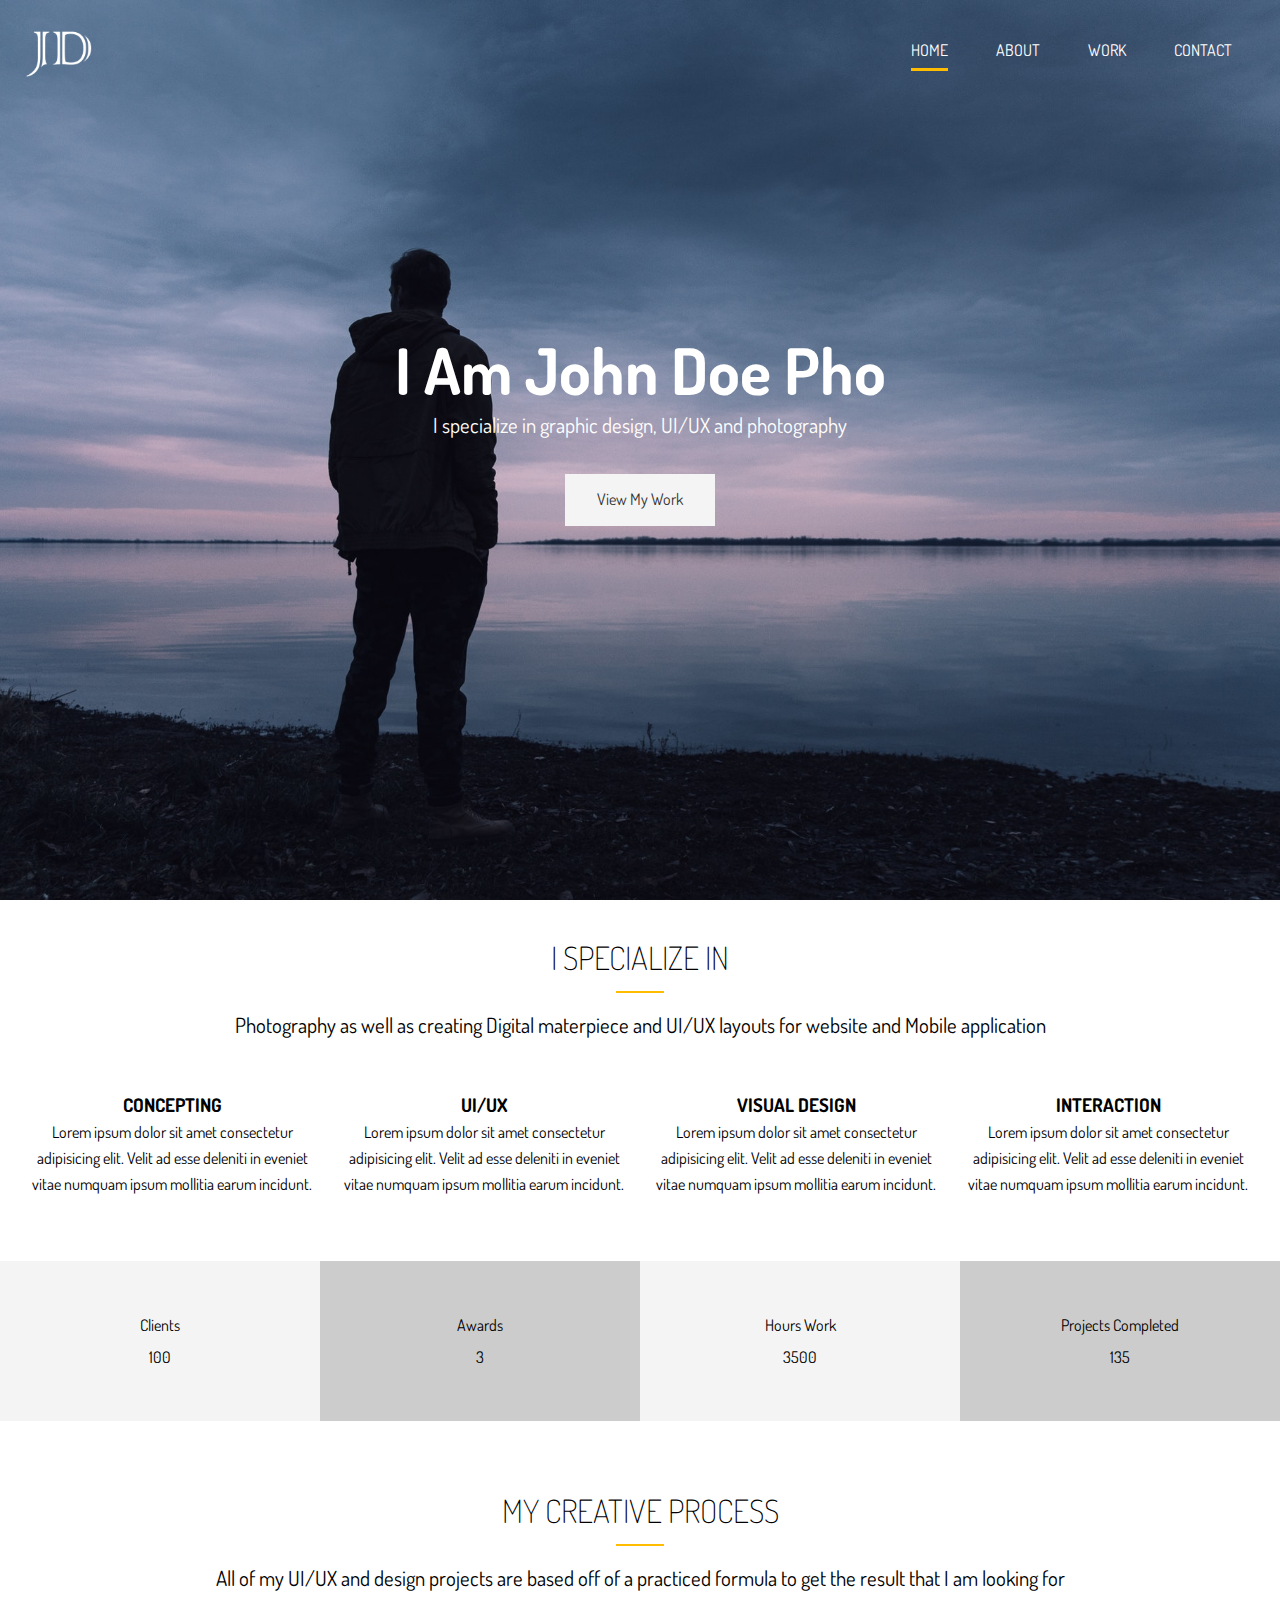
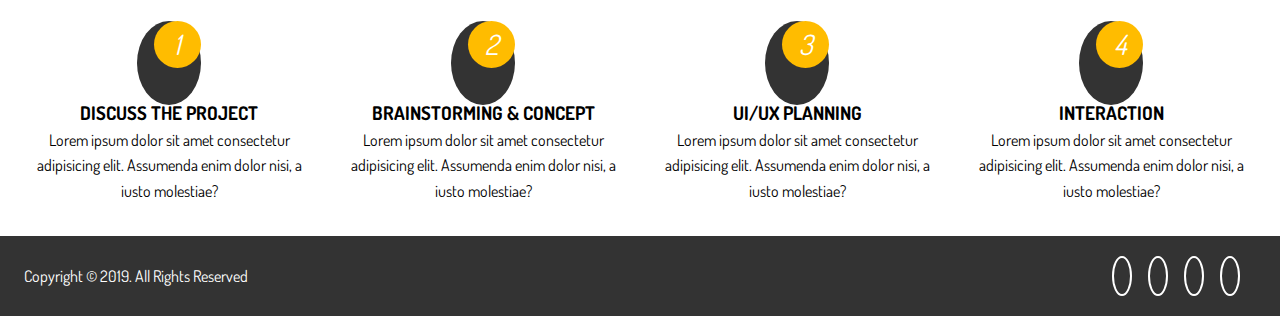
<file: index.html>
<!DOCTYPE html>
<html lang="en">
  <head>
    <meta charset="UTF-8" />
    <meta name="viewport" content="width=device-width, initial-scale=1.0" />
    <meta http-equiv="X-UA-Compatible" content="ie=edge" />
    <link
      href="https://fonts.googleapis.com/css?family=Dosis&display=swap"
      rel="stylesheet"
    />
    <link
      rel="stylesheet"
      href="https://use.fontawesome.com/releases/v5.6.1/css/all.css"
      integrity="sha384-gfdkjb5BdAXd+lj+gudLWI+BXq4IuLW5IT+brZEZsLFm++aCMlF1V92rMkPaX4PP"
      crossorigin="anonymous"
    />
    <link rel="stylesheet" href="css/main.css" />
    <title>John Doe | UI/UX Designer & Photographer</title>
  </head>
  <body>
    <!-- Header -->
    <header id="header-home">
      <div class="container">
        <nav id="main-nav">
          <img src="img/logo.png" alt="My Portfolio" id="logo" />
          <ul>
            <li><a href="index.html" class="current">Home</a></li>
            <li><a href="about.html">About</a></li>
            <li><a href="work.html">Work</a></li>
            <li><a href="contact.html">Contact</a></li>
          </ul>
        </nav>
        <div class="header-content">
          <h1>
            I Am John Doe
            <span
              class="txt-type"
              data-wait="3000"
              data-words='["Photographer", "Designer", "UI/UX Dev"]'
            >
            </span>
          </h1>
          <p class="lead">
            I specialize in graphic design, UI/UX and photography
          </p>
          <a href="work.html" class="btn-light">View My Work</a>
        </div>
      </div>
    </header>
    <!-- Section A: Specialize -->
    <section id="home-a" class="text-center py-2">
      <div class="container">
        <h2 class="section-title">
          I Specialize In
        </h2>
        <div class="bottom-line"></div>
        <p class="lead">
          Photography as well as creating Digital materpiece and UI/UX layouts
          for website and Mobile application
        </p>
        <div class="specials">
          <div>
            <i class="fas fa-file-alt fa-2x"></i>
            <h3>Concepting</h3>
            <p>
              Lorem ipsum dolor sit amet consectetur adipisicing elit. Velit ad
              esse deleniti in eveniet vitae numquam ipsum mollitia earum
              incidunt.
            </p>
          </div>
          <div>
            <i class="fas fa-desktop fa-2x"></i>
            <h3>UI/UX</h3>
            <p>
              Lorem ipsum dolor sit amet consectetur adipisicing elit. Velit ad
              esse deleniti in eveniet vitae numquam ipsum mollitia earum
              incidunt.
            </p>
          </div>
          <div>
            <i class="fas fa-object-ungroup fa-2x"></i>
            <h3>Visual Design</h3>
            <p>
              Lorem ipsum dolor sit amet consectetur adipisicing elit. Velit ad
              esse deleniti in eveniet vitae numquam ipsum mollitia earum
              incidunt.
            </p>
          </div>
          <div>
            <i class="fas fa-thumbs-up fa-2x"></i>
            <h3>Interaction</h3>
            <p>
              Lorem ipsum dolor sit amet consectetur adipisicing elit. Velit ad
              esse deleniti in eveniet vitae numquam ipsum mollitia earum
              incidunt.
            </p>
          </div>
        </div>
      </div>
    </section>

    <!-- Section B: Stats -->
    <section id="home-b" class="text-center py-2">
      <div class="stats">
        <div>
          <ul>
            <li><i class="fas fa-users fa-3x"></i></li>
            <li class="stats-title">Clients</li>
            <li class="stats-number">100</li>
          </ul>
        </div>
        <div>
          <ul>
            <li><i class="fas fa-award fa-3x"></i></li>
            <li class="stats-title">Awards</li>
            <li class="stats-number">3</li>
          </ul>
        </div>
        <div>
          <ul>
            <li><i class="fas fa-hourglass-start fa-3x"></i></li>
            <li class="stats-title">Hours Work</li>
            <li class="stats-number">3500</li>
          </ul>
        </div>
        <div>
          <ul>
            <li><i class="fas fa-code-branch fa-3x"></i></li>
            <li class="stats-title">Projects Completed</li>
            <li class="stats-number">135</li>
          </ul>
        </div>
      </div>
    </section>
    <!-- Section C: Process -->

    <section id="home-c" class="text-center py-2">
      <div class="container">
        <h2 class="section-title">
          My Creative Process
        </h2>
        <div class="bottom-line"></div>
        <p class="lead">
          All of my UI/UX and design projects are based off of a practiced
          formula to get the result that I am looking for
        </p>
        <div class="process">
          <div>
            <i class="fas fa-file-alt fa-4x process-icon my-2">
              <div class="process-step">1</div>
            </i>
            <h3>Discuss The Project</h3>
            <p>
              Lorem ipsum dolor sit amet consectetur adipisicing elit. Assumenda
              enim dolor nisi, a iusto molestiae?
            </p>
          </div>
          <div>
            <i class="fas fa-desktop fa-4x process-icon my-2">
              <div class="process-step">2</div>
            </i>
            <h3>Brainstorming & Concept</h3>
            <p>
              Lorem ipsum dolor sit amet consectetur adipisicing elit. Assumenda
              enim dolor nisi, a iusto molestiae?
            </p>
          </div>
          <div>
            <i class="fas fa-object-ungroup fa-4x process-icon my-2">
              <div class="process-step">3</div>
            </i>
            <h3>UI/UX Planning</h3>
            <p>
              Lorem ipsum dolor sit amet consectetur adipisicing elit. Assumenda
              enim dolor nisi, a iusto molestiae?
            </p>
          </div>
          <div>
            <i class="fas fa-thumbs-up fa-4x process-icon my-2">
              <div class="process-step">4</div>
            </i>
            <h3>Interaction</h3>
            <p>
              Lorem ipsum dolor sit amet consectetur adipisicing elit. Assumenda
              enim dolor nisi, a iusto molestiae?
            </p>
          </div>
        </div>
      </div>
    </section>

    <!-- Footer -->

    <footer id="main-footer">
      <div class="footer-content container">
        <p>Copyright &copy; 2019. All Rights Reserved</p>
        <div class="social">
          <i class="fab fa-twitter"></i>
          <i class="fab fa-facebook"></i>
          <i class="fab fa-instagram"></i>
          <i class="fab fa-linkedin"></i>
        </div>
      </div>
    </footer>
  </body>
  <script src="js/typewriter.js"></script>
</html>
</file>
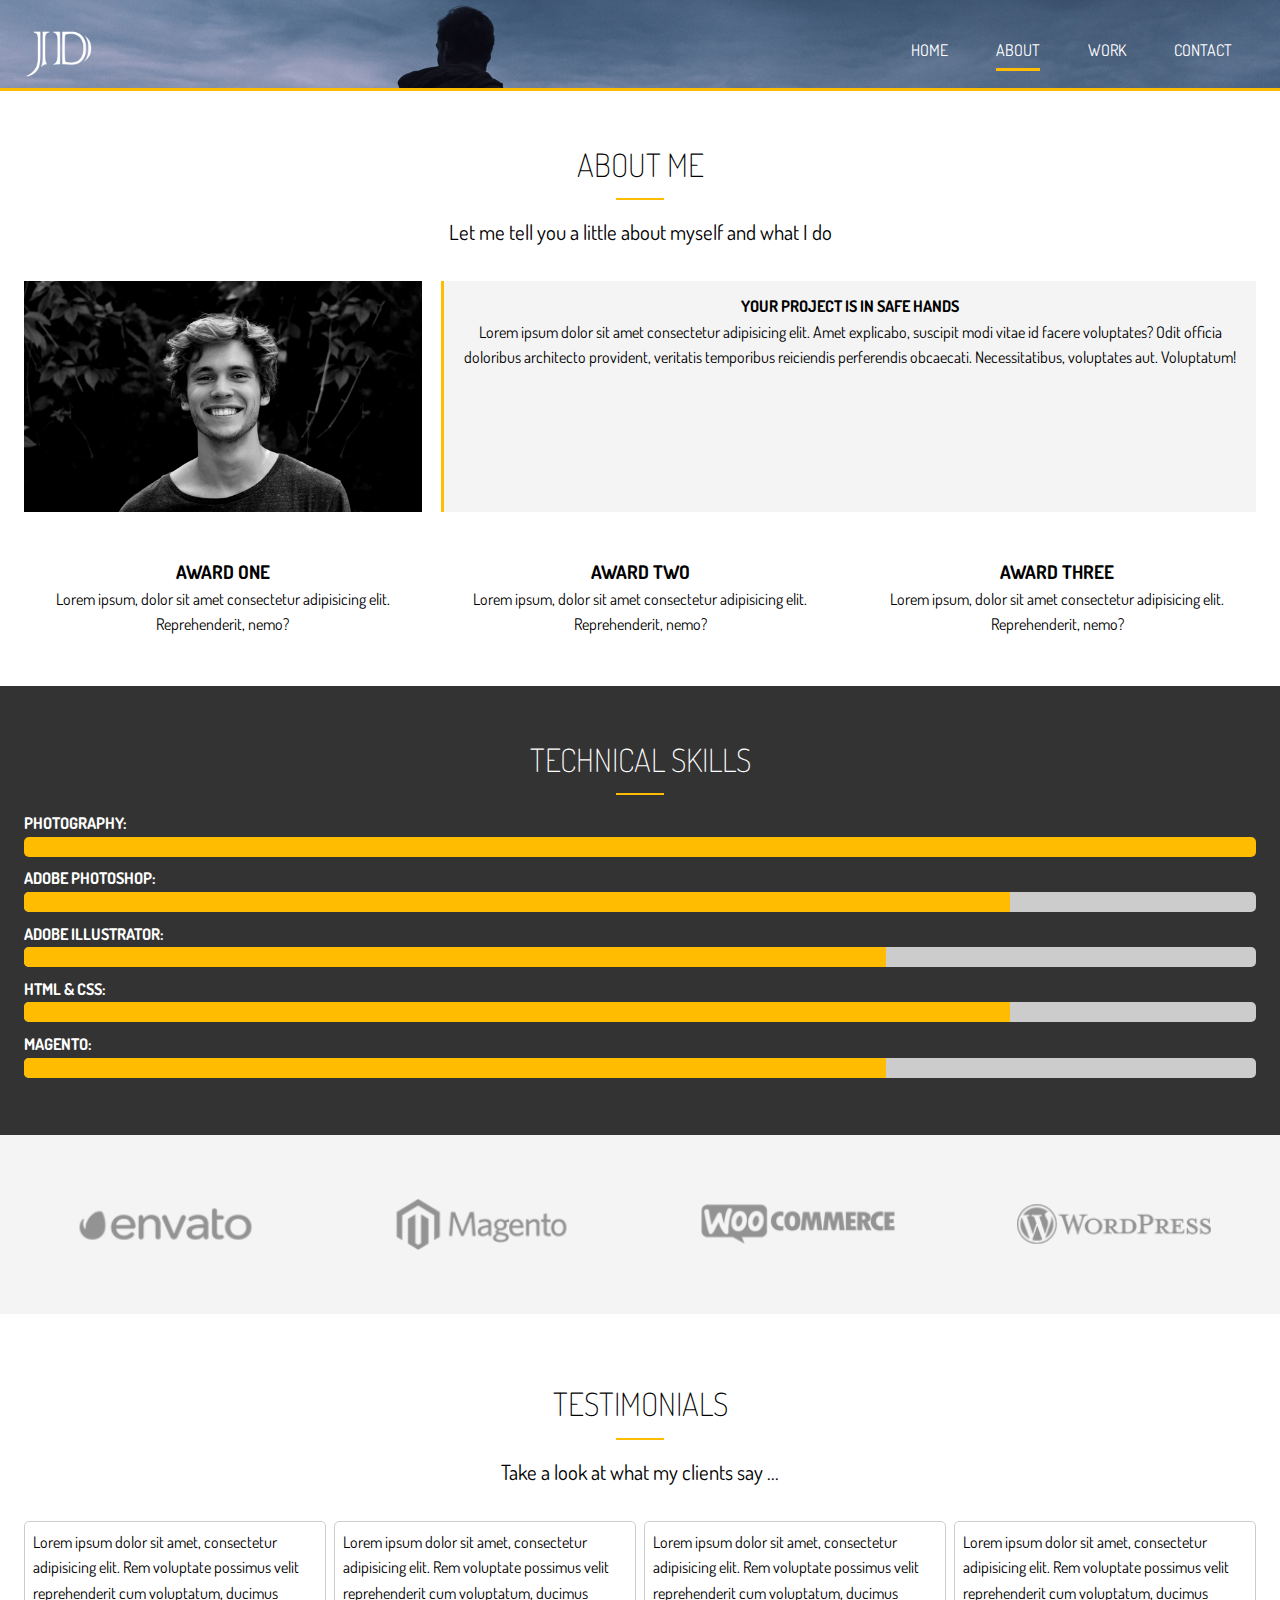
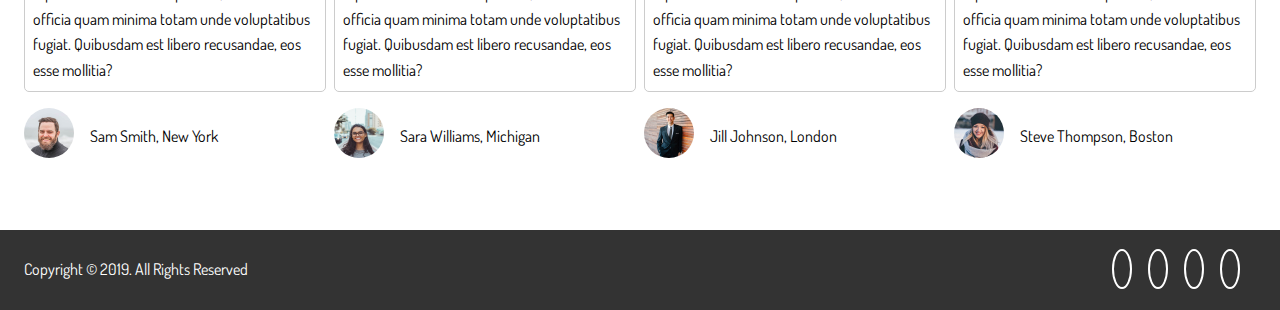
<file: about.html>
<!DOCTYPE html>
<html lang="en">
  <head>
    <meta charset="UTF-8" />
    <meta name="viewport" content="width=device-width, initial-scale=1.0" />
    <meta http-equiv="X-UA-Compatible" content="ie=edge" />
    <link
      href="https://fonts.googleapis.com/css?family=Dosis&display=swap"
      rel="stylesheet"
    />
    <link
      rel="stylesheet"
      href="https://use.fontawesome.com/releases/v5.6.1/css/all.css"
      integrity="sha384-gfdkjb5BdAXd+lj+gudLWI+BXq4IuLW5IT+brZEZsLFm++aCMlF1V92rMkPaX4PP"
      crossorigin="anonymous"
    />
    <link rel="stylesheet" href="css/main.css" />
    <title>About Me | UI/UX Designer & Photographer</title>
  </head>
  <body>
    <!-- Header -->
    <header id="header-inner">
      <div class="container">
        <nav id="main-nav">
          <img src="img/logo.png" alt="My Portfolio" id="logo" />
          <ul>
            <li><a href="index.html">Home</a></li>
            <li><a href="about.html" class="current">About</a></li>
            <li><a href="work.html">Work</a></li>
            <li><a href="contact.html">Contact</a></li>
          </ul>
        </nav>
      </div>
    </header>

    <!-- section A: Info -->

    <section id="about-a" class="text-center py-3">
      <div class="container">
        <h2 class="section-title">About Me</h2>
        <div class="bottom-line"></div>
        <p class="lead">Let me tell you a little about myself and what I do</p>
        <div class="about-info">
          <img src="img/about.jpg" alt="" class="bio-image" />
          <div class="bio bg-light">
            <h4>Your Project Is In Safe Hands</h4>
            <p>
              Lorem ipsum dolor sit amet consectetur adipisicing elit. Amet
              explicabo, suscipit modi vitae id facere voluptates? Odit officia
              doloribus architecto provident, veritatis temporibus reiciendis
              perferendis obcaecati. Necessitatibus, voluptates aut. Voluptatum!
            </p>
          </div>
          <div class="award-1">
            <i class="fas fa-award fa-3x"></i>
            <h3>Award One</h3>
            <p>
              Lorem ipsum, dolor sit amet consectetur adipisicing elit.
              Reprehenderit, nemo?
            </p>
          </div>
          <div class="award-2">
            <i class="fas fa-award fa-3x"></i>
            <h3>Award Two</h3>
            <p>
              Lorem ipsum, dolor sit amet consectetur adipisicing elit.
              Reprehenderit, nemo?
            </p>
          </div>
          <div class="award-3">
            <i class="fas fa-award fa-3x"></i>
            <h3>Award Three</h3>
            <p>
              Lorem ipsum, dolor sit amet consectetur adipisicing elit.
              Reprehenderit, nemo?
            </p>
          </div>
        </div>
      </div>
    </section>

    <!-- Section B: Progress Bars -->
    <section id="about-b" class="bg-dark py-3">
      <div class="container">
        <h2 class="section-title">Technical Skills</h2>
        <div class="bottom-line"></div>
        <h4>Photography:</h4>
        <div class="progress">
          <div style="width:100%"></div>
        </div>
        <h4>Adobe Photoshop:</h4>
        <div class="progress">
          <div style="width:80%"></div>
        </div>
        <h4>Adobe Illustrator:</h4>
        <div class="progress">
          <div style="width:70%"></div>
        </div>
        <h4>HTML & CSS:</h4>
        <div class="progress">
          <div style="width:80%"></div>
        </div>
        <h4>Magento:</h4>
        <div class="progress">
          <div style="width:70%"></div>
        </div>
      </div>
    </section>

    <!-- Section C: Logos -->

    <section id="about-c" class="py-4 bg-light">
      <div class="container">
        <div class="about-logos">
          <img src="img/about-logos/logo-envato.png" alt="" />
          <img src="img/about-logos/logo-magento.png" alt="" />
          <img src="img/about-logos/logo-woocommerce.png" alt="" />
          <img src="img/about-logos/logo-wordpress.png" alt="" />
        </div>
      </div>
    </section>

    <!-- Section D: Testimonials -->
    <section id="about-d" class="py-4">
      <div class="container">
        <h2 class="section-title">Testimonials</h2>
        <div class="bottom-line"></div>
        <p class="lead text-center">Take a look at what my clients say ...</p>
        <div class="testimonials">
          <div>
            <p>
              Lorem ipsum dolor sit amet, consectetur adipisicing elit. Rem
              voluptate possimus velit reprehenderit cum voluptatum, ducimus
              officia quam minima totam unde voluptatibus fugiat. Quibusdam est
              libero recusandae, eos esse mollitia?
            </p>
            <ul>
              <li><img src="img/testimonials/person1.jpg" alt="" /></li>
              <li>Sam Smith, New York</li>
            </ul>
          </div>
          <div>
            <p>
              Lorem ipsum dolor sit amet, consectetur adipisicing elit. Rem
              voluptate possimus velit reprehenderit cum voluptatum, ducimus
              officia quam minima totam unde voluptatibus fugiat. Quibusdam est
              libero recusandae, eos esse mollitia?
            </p>
            <ul>
              <li><img src="img/testimonials/person2.jpg" alt="" /></li>
              <li>Sara Williams, Michigan</li>
            </ul>
          </div>
          <div>
            <p>
              Lorem ipsum dolor sit amet, consectetur adipisicing elit. Rem
              voluptate possimus velit reprehenderit cum voluptatum, ducimus
              officia quam minima totam unde voluptatibus fugiat. Quibusdam est
              libero recusandae, eos esse mollitia?
            </p>
            <ul>
              <li><img src="img/testimonials/person3.jpg" alt="" /></li>
              <li>Jill Johnson, London</li>
            </ul>
          </div>
          <div>
            <p>
              Lorem ipsum dolor sit amet, consectetur adipisicing elit. Rem
              voluptate possimus velit reprehenderit cum voluptatum, ducimus
              officia quam minima totam unde voluptatibus fugiat. Quibusdam est
              libero recusandae, eos esse mollitia?
            </p>
            <ul>
              <li><img src="img/testimonials/person4.jpg" alt="" /></li>
              <li>Steve Thompson, Boston</li>
            </ul>
          </div>
        </div>
      </div>
    </section>
    <!-- Footer -->

    <footer id="main-footer">
      <div class="footer-content container">
        <p>Copyright &copy; 2019. All Rights Reserved</p>
        <div class="social">
          <i class="fab fa-twitter"></i>
          <i class="fab fa-facebook"></i>
          <i class="fab fa-instagram"></i>
          <i class="fab fa-linkedin"></i>
        </div>
      </div>
    </footer>
  </body>
</html>
</file>
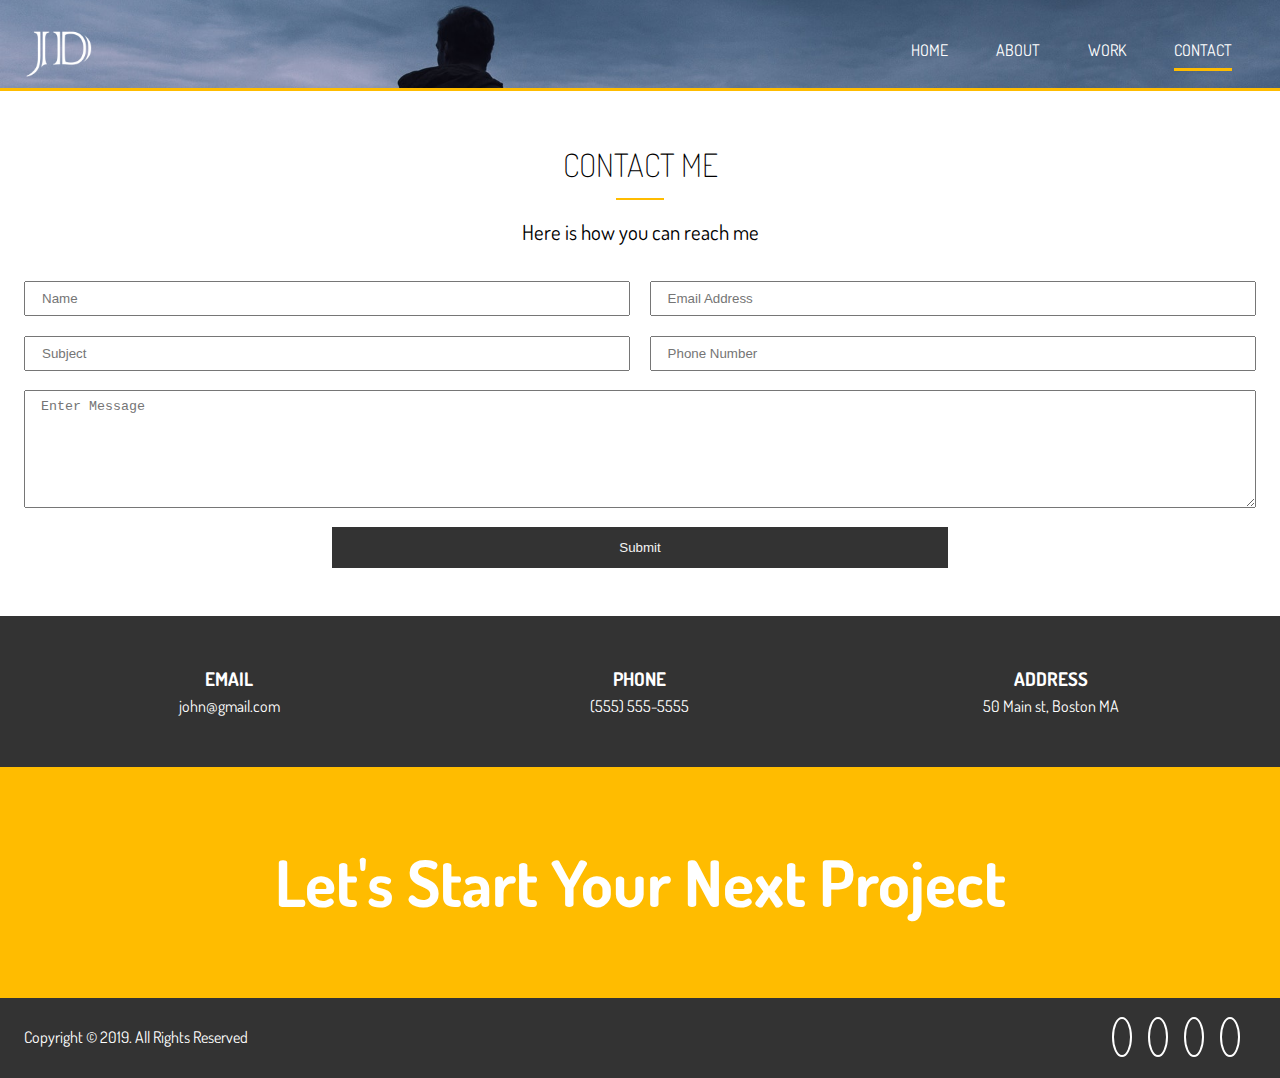
<file: contact.html>
<!DOCTYPE html>
<html lang="en">
  <head>
    <meta charset="UTF-8" />
    <meta name="viewport" content="width=device-width, initial-scale=1.0" />
    <meta http-equiv="X-UA-Compatible" content="ie=edge" />
    <link
      href="https://fonts.googleapis.com/css?family=Dosis&display=swap"
      rel="stylesheet"
    />
    <link
      rel="stylesheet"
      href="https://use.fontawesome.com/releases/v5.6.1/css/all.css"
      integrity="sha384-gfdkjb5BdAXd+lj+gudLWI+BXq4IuLW5IT+brZEZsLFm++aCMlF1V92rMkPaX4PP"
      crossorigin="anonymous"
    />
    <link rel="stylesheet" href="css/main.css" />
    <title>Contact Me | UI/UX Designer & Photographer</title>
  </head>
  <body>
    <!-- Header -->
    <header id="header-inner">
      <div class="container">
        <nav id="main-nav">
          <img src="img/logo.png" alt="My Portfolio" id="logo" />
          <ul>
            <li><a href="index.html">Home</a></li>
            <li><a href="about.html">About</a></li>
            <li><a href="work.html">Work</a></li>
            <li><a href="contact.html" class="current">Contact</a></li>
          </ul>
        </nav>
      </div>
    </header>

    <!-- Section A: Contact Form -->
    <section id="contact-a" class="text-center py-3">
      <div class="container">
        <h2 class="section-title">Contact Me</h2>
        <div class="bottom-line"></div>
        <p class="lead">Here is how you can reach me</p>
        <form>
          <div class="text-fields">
            <input
              type="text"
              class="text-input name-input"
              placeholder="Name"
            />
            <input
              type="text"
              class="text-input subject-input"
              placeholder="Subject"
            />
            <input
              type="email"
              class="text-input email-input"
              placeholder="Email Address"
            />
            <input
              type="number"
              class="text-input phone-input"
              placeholder="Phone Number"
            />
            <textarea
              class="text-input message-input"
              placeholder="Enter Message"
            ></textarea>
          </div>
          <button type="submit" class="btn-dark">Submit</button>
        </form>
      </div>
    </section>

    <!-- Section B : Contact Info -->
    <section id="contact-b" class="py-3 bg-dark">
      <div class="container">
        <div class="contact-info">
          <div>
            <i class="fas fa-envelope fa-2x"></i>
            <h3>Email</h3>
            <p>john@gmail.com</p>
          </div>
          <div>
            <i class="fas fa-phone fa-2x"></i>
            <h3>Phone</h3>
            <p>(555) 555-5555</p>
          </div>
          <div>
            <i class="fas fa-address-card fa-2x"></i>
            <h3>Address</h3>
            <p>50 Main st, Boston MA</p>
          </div>
        </div>
      </div>
    </section>

    <!-- Section C : Tagline -->
    <section id="contact-c" class="bg-main py-4">
      <div class="container">
        <h1>Let's Start Your Next Project</h1>
      </div>
    </section>
    <!-- Footer -->

    <footer id="main-footer">
      <div class="footer-content container">
        <p>Copyright &copy; 2019. All Rights Reserved</p>
        <div class="social">
          <i class="fab fa-twitter"></i>
          <i class="fab fa-facebook"></i>
          <i class="fab fa-instagram"></i>
          <i class="fab fa-linkedin"></i>
        </div>
      </div>
    </footer>
  </body>
</html>
</file>
<file: css/main.css>
.container {
  max-width: 1280px;
  padding: 0 1.5rem;
  margin: auto;
  overflow: hidden; }

.btn-main, .btn-light, .btn-dark {
  display: inline-block;
  padding: 0.8rem 2rem;
  transition: all 0.5s;
  border: none;
  cursor: pointer; }

.btn-main {
  color: #333;
  background: #ffbc00; }

.btn-light {
  color: #333;
  background: #f4f4f4; }

.btn-dark {
  color: #f4f4f4;
  background: #333; }

button[class^="btn-"]:hover,
a[class^="btn-"]:hover,
input[class^="btn-"]:hover {
  background: #ffbc00; }

.bg-main {
  background: #ffbc00; }

.bg-dark {
  background: #333; }

.bg-light {
  background: #f4f4f4; }

.lead {
  font-size: 1.3rem;
  margin-bottom: 2rem; }

.text-center {
  text-align: center; }

.py-1 {
  padding: 1rem 0; }

.py-2 {
  padding: 2rem 0; }

.py-3 {
  padding: 3rem 0; }

.py-4 {
  padding: 4rem 0; }

.my-1 {
  margin: 1rem 0; }

.my-2 {
  margin: 2rem 0; }

.my-3 {
  margin: 3rem 0; }

.my-4 {
  margin: 4rem 0; }

.section-title {
  font-size: 2rem;
  display: block;
  padding-bottom: 0.5rem;
  text-align: center;
  font-weight: 100;
  text-transform: uppercase; }

.bottom-line {
  height: 2px;
  width: 3rem;
  background: #ffbc00;
  display: block;
  margin: 0 auto 1rem; }

.items {
  display: grid;
  grid-template-columns: repeat(3, 1fr);
  box-shadow: 0 5px 10px 0 rgba(0, 0, 0, 0.3); }

.item {
  position: relative;
  overflow: hidden; }
  .item::after {
    content: "";
    position: absolute;
    display: block;
    background: #ffbc00;
    opacity: 0.9;
    top: 0;
    left: 0;
    width: 100%;
    height: 100%;
    transform: scale(2) translateX(-75%) translateY(-75%) rotate(-28deg);
    transition: transform 3s cubic-bezier(0.2, 1, 0.3, 1); }
  .item:hover:after {
    transform: scale(2) translateX(0) translateY(0) rotate(-28deg); }
  .item-image img {
    display: block; }
  .item:hover .item-image {
    transform: scale(1.2);
    transition: transform 3s cubic-bezier(0.2, 1, 0.3, 1); }
  .item-text {
    position: absolute;
    top: 0;
    left: 0;
    bottom: 0;
    right: 0;
    display: flex;
    color: #fff;
    justify-content: center;
    align-items: center;
    z-index: 1; }
    .item-text-wrap {
      opacity: 0;
      z-index: 1;
      transform: translateY(-50%);
      transition: all 3s cubic-bezier(0.1, 1, 0.3, 1);
      transition-delay: 300ms; }
    .item-text-title {
      font-size: 2rem;
      padding: 0 1rem;
      margin: 5px 0 0 0; }
    .item-text-category {
      text-transform: uppercase;
      font-size: 1.2rem;
      margin: 0; }
  .item:hover .item-text-wrap {
    opacity: 1;
    transform: translateY(0); }

* {
  margin: 0;
  padding: 0; }

body {
  font-family: "Dosis", sans-serif;
  line-height: 1.6;
  background: #fff; }

a {
  text-decoration: none;
  color: #333; }

ul {
  list-style: none; }

h2,
h3,
h4 {
  text-transform: uppercase; }

img {
  width: 100%; }

#logo {
  height: 70px;
  width: 70px; }

#main-nav {
  display: flex;
  justify-content: space-between;
  align-items: center;
  padding-top: 1rem; }
  #main-nav ul {
    display: flex; }
  #main-nav li {
    padding: 1rem 1.5rem; }
  #main-nav a {
    color: #fff;
    text-transform: uppercase;
    border-bottom: 3px transparent solid;
    padding-bottom: 0.5rem;
    transition: border-color 0.5s; }
    #main-nav a:hover {
      border-color: #ccc; }
    #main-nav a.current {
      border-color: #ffbc00; }

#header-home {
  background: url("../img/showcase.jpg") no-repeat center right/cover;
  height: 100vh;
  color: #fff; }
  #header-home .header-content {
    text-align: center;
    padding-top: 20%; }
    #header-home .header-content h1 {
      font-size: 4rem;
      line-height: 1.2; }

#header-inner {
  background: url("../img/showcase.jpg") no-repeat 20% 30%/cover;
  height: 5.5rem;
  border-bottom: 3px solid #ffbc00; }

#home-a .specials {
  margin-top: 3rem;
  display: grid;
  grid-gap: 1rem;
  grid-template-columns: repeat(4, 1fr); }

#home-a .fas {
  color: #ffbc00;
  padding-bottom: 0.4rem; }

#home-b .stats {
  display: grid;
  grid-template-columns: repeat(4, 1fr); }
  #home-b .stats li {
    line-height: 2; }
    #home-b .stats li.stat-title {
      font-size: 1.5rem; }
    #home-b .stats li.stat-number {
      font-size: 2rem;
      font-weight: bold; }
  #home-b .stats div {
    padding: 3rem 0; }
    #home-b .stats div:nth-child(odd) {
      background: #f4f4f4; }
    #home-b .stats div:nth-child(even) {
      background: #ccc; }

#home-c .process {
  display: grid;
  grid-template-columns: repeat(4, 1fr);
  grid-gap: 1.5rem;
  text-align: center; }
  #home-c .process-step {
    position: absolute;
    top: 0;
    right: 0;
    font-size: 28px;
    background: #ffbc00;
    border-radius: 50%;
    height: 15px;
    width: 15px;
    line-height: 15px;
    padding: 1rem;
    transition: all 1s; }
  #home-c .process-icon {
    border-radius: 50%;
    background: #333;
    color: #fff;
    padding: 2rem;
    width: 70px;
    height: 70px;
    line-height: 70px;
    text-align: center;
    position: relative;
    transition: all 1s; }
    #home-c .process-icon:hover {
      background: #ffbc00;
      width: 90px;
      height: 90px;
      line-height: 90px; }
      #home-c .process-icon:hover .process-step {
        background: #333; }

#about-a .about-info {
  display: grid;
  grid-template-areas: "bioimage bio bio" "aw1 aw2 aw3";
  grid-gap: 1.2rem; }

#about-a .bio-image {
  grid-area: bioimage; }

#about-a .bio {
  grid-area: bio;
  border-left: 3px solid #ffbc00;
  padding: 0.8rem; }

#about-a .award-1 {
  grid-area: aw1; }

#about-a .award-2 {
  grid-area: aw2; }

#about-a .award-3 {
  grid-area: aw3; }

#about-a .award-1 .fas,
#about-a .award-2 .fas,
#about-a .award-3 .fas {
  color: #ffbc00;
  margin: 1rem; }

#about-b {
  color: #fff; }
  #about-b .progress {
    overflow: hidden;
    height: 20px;
    background: #ccc;
    border-radius: 5px;
    margin-bottom: 0.6rem; }
    #about-b .progress div {
      height: 100%;
      color: #fff;
      text-align: center;
      background: #ffbc00; }

#about-c .about-logos {
  display: grid;
  grid-template-columns: repeat(4, 1fr);
  grid-gap: 2rem; }
  #about-c .about-logos img {
    width: 70%;
    justify-self: center; }

#about-d .testimonials {
  display: grid;
  grid-template-columns: repeat(4, 1fr);
  grid-gap: 0.5rem; }
  #about-d .testimonials ul {
    list-style: none;
    margin-top: 1rem;
    display: flex;
    align-items: center; }
  #about-d .testimonials p {
    border: 1px solid #ccc;
    border-radius: 5px;
    padding: 0.5rem; }
  #about-d .testimonials img {
    width: 50px;
    height: 50px;
    border-radius: 50%;
    margin-right: 1rem; }

#contact-a .text-fields {
  display: grid;
  grid-template-areas: "name email" "subject phone" "message message";
  grid-gap: 1.2rem;
  margin-bottom: 1.2rem; }
  #contact-a .text-fields .name-input {
    grid-area: name; }
  #contact-a .text-fields .subject-input {
    grid-area: subject; }
  #contact-a .text-fields .email-input {
    grid-area: email; }
  #contact-a .text-fields .phone-input {
    grid-area: phone; }
  #contact-a .text-fields .message-input {
    grid-area: message;
    height: 100px; }
  #contact-a .text-fields .text-input {
    padding: 0.5rem 1rem; }

#contact-a button {
  width: 50%; }

#contact-b .contact-info {
  display: grid;
  grid-template-columns: repeat(3, 1fr);
  text-align: center;
  justify-content: center;
  align-items: center;
  color: #fff; }

#contact-c h1 {
  text-align: center;
  font-size: 4rem;
  color: #fff; }

#main-footer {
  background: #333;
  color: #fff;
  height: 5rem; }
  #main-footer .footer-content {
    display: flex;
    justify-content: space-between;
    height: 5rem;
    align-items: center; }
    #main-footer .footer-content .social .fab {
      margin-right: 1rem;
      border: 2px #fff solid;
      border-radius: 50%;
      height: 20px;
      width: 20px;
      line-height: 20px;
      text-align: center;
      padding: 0.5rem;
      cursor: pointer; }
      #main-footer .footer-content .social .fab:hover {
        background: #ffbc00; }

@media (max-width: 800px) {
  #header-home {
    height: 30rem; }
    #header-home .header-content {
      padding-top: 5rem; } }

@media (max-width: 500px) {
  #main-nav {
    flex-direction: column;
    align-items: center; }
    #main-nav li {
      padding: 1rem; }
  #header-home {
    height: 10rem;
    border-bottom: 3px solid #ffbc00;
    background-position: 20% 30%; }
    #header-home .header-content {
      display: none; }
  #header-inner {
    height: 10rem; }
  #home-a .specials,
  #home-b .stats,
  #home-c .process,
  #about-d .testimonials,
  #contact-b .contact-info,
  .items {
    grid-template-columns: 1fr; }
  #home-a .specials div {
    border-bottom: 1px #f4f4f4 solid;
    padding-bottom: 1rem; }
    #home-a .specials div:last-child {
      border: none;
      padding-bottom: 0; }
  #home-b .stats div {
    padding: 2rem 0 1rem 0; }
  #about-a .about-info {
    grid-template-areas: "bioimage" "bio" "aw1" "aw2" "aw3"; }
  #about-c {
    display: none; }
  #contact-a .text-fields {
    grid-template-areas: "name" "subject" "email" "phone" "message"; }
  #contact-b .contact-info div {
    margin-bottom: 1rem;
    padding-bottom: 1rem;
    border-bottom: 1px #555 solid; }
    #contact-b .contact-info div:last-child {
      border: none;
      margin-bottom: 0;
      padding-bottom: 0; }
  #contact-c h1 {
    font-size: 2rem; }
  #main-footer {
    padding: 1rem 0; }
    #main-footer .footer-content {
      flex-direction: column; } }

@media (max-height: 580px) {
  #header-home .header-content {
    padding-top: 3rem; } }

@media (max-height: 330px) {
  #header-home .header-content h1 {
    font-size: 2rem; } }
</file>
